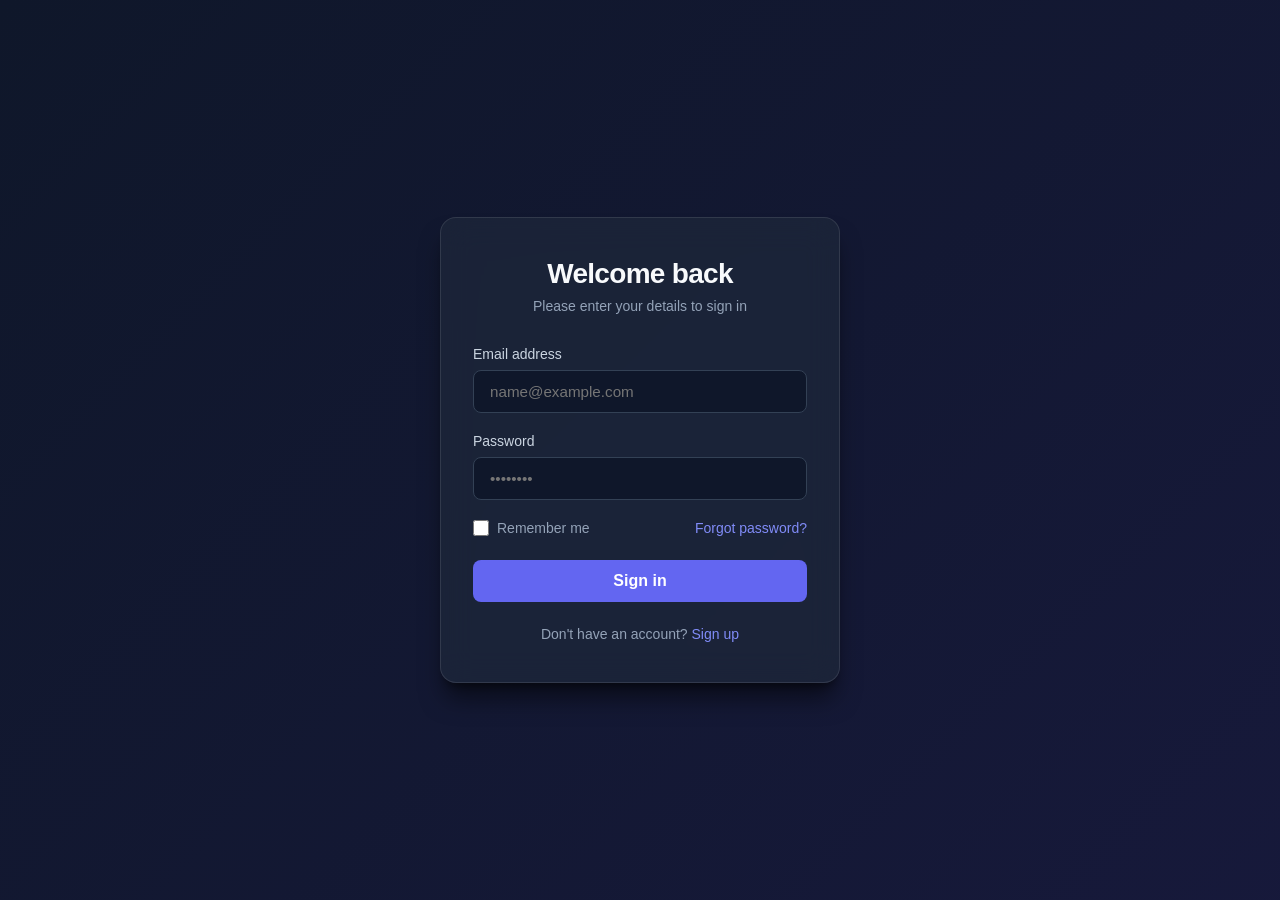
<file: index.html>
<!DOCTYPE html>
<html lang="en">
<head>
  <meta charset="UTF-8">
  <meta name="viewport" content="width=device-width, initial-scale=1.0">
  <title>Login - Modern Dashboard</title>
  <link rel="stylesheet" href="styles.css">
</head>
<body>

  <main class="login-card">
    <header class="login-header">
      <h1>Welcome back</h1>
      <p>Please enter your details to sign in</p>
    </header>

    <form action="#" method="POST">
      <div class="form-group">
        <label for="email">Email address</label>
        <input type="email" id="email" name="email" placeholder="name@example.com" required autocomplete="email">
      </div>

      <div class="form-group">
        <label for="password">Password</label>
        <input type="password" id="password" name="password" placeholder="••••••••" required autocomplete="current-password">
      </div>

      <div class="form-actions">
        <label class="remember-me">
          <input type="checkbox" name="remember">
          <span>Remember me</span>
        </label>
        <a href="#" class="forgot-password">Forgot password?</a>
      </div>

      <button type="submit" class="submit-btn">Sign in</button>
    </form>

    <footer class="login-footer">
      Don't have an account? <a href="#">Sign up</a>
    </footer>
  </main>

</body>
</html>
</file>
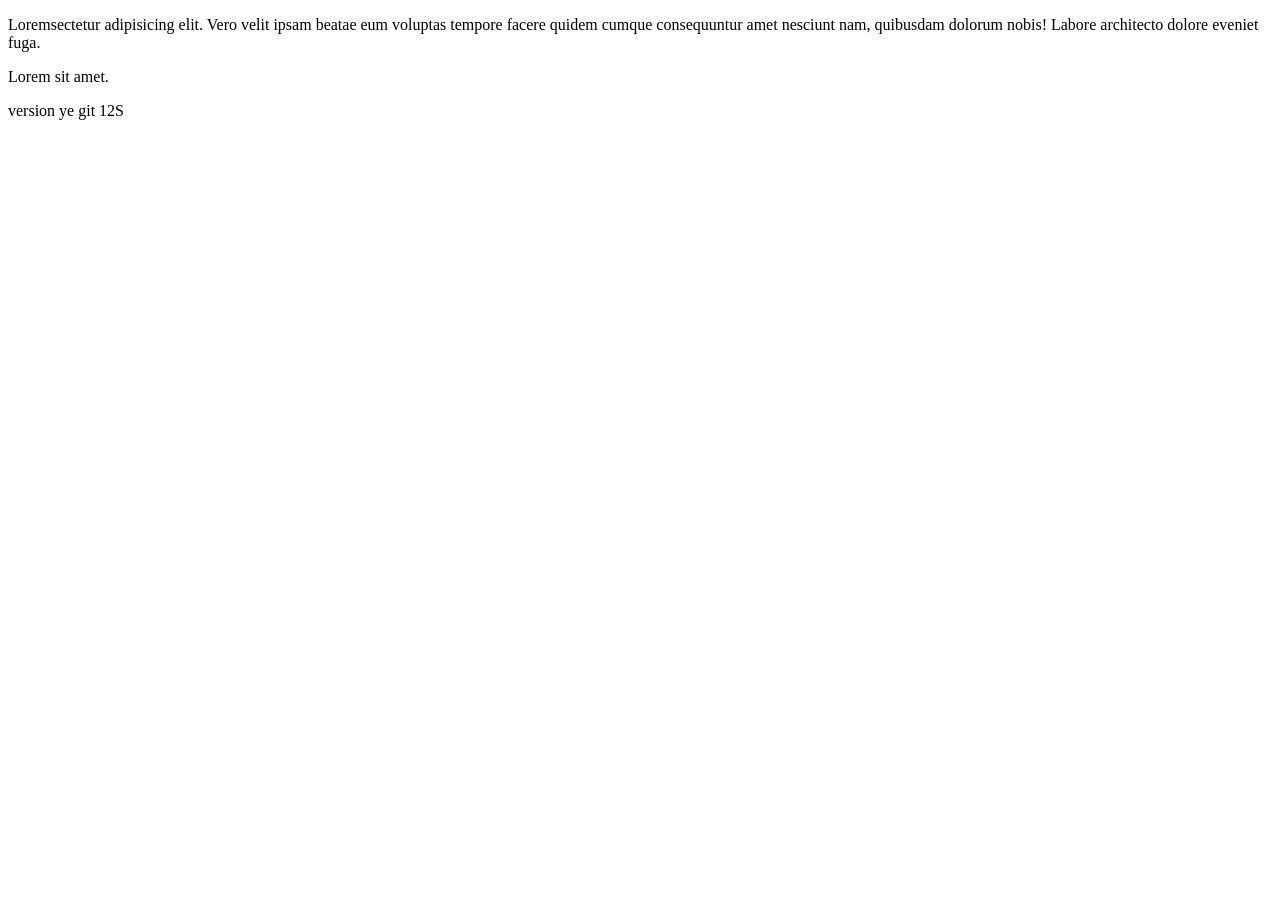
<file: change.html>
<!DOCTYPE html>
<html lang="en">
<head>
    <meta charset="UTF-8">
    <meta name="viewport" content="width=device-width, initial-scale=1.0">
    <title>Document</title>
</head>
<body>
    <p>Loremsectetur adipisicing elit. Vero velit ipsam beatae eum voluptas tempore facere quidem cumque consequuntur amet nesciunt nam, quibusdam dolorum nobis! Labore architecto dolore eveniet fuga.</p>
    <P>Lorem sit amet.</P>
    <P>version ye git 12S
    </P>
</body>
</html>
</file>
<file: styles.css>
* {
  box-sizing: border-box;
  margin: 0;
  padding: 0;
  font-family: -apple-system, BlinkMacSystemFont, "Segoe UI", Roboto, Helvetica, Arial, sans-serif;
}

body {
  min-height: 100vh;
  display: flex;
  align-items: center;
  justify-content: center;
  background: linear-gradient(135deg, #0f172a 0%, #1e1b4b 100%);
  background-size: 200% 200%;
  color: #f8fafc;
  padding: 20px;
  animation: background-shift 16s ease-in-out infinite alternate;
}

.login-card {
  width: 100%;
  max-width: 400px;
  background: rgba(30, 41, 59, 0.7);
  backdrop-filter: blur(16px);
  -webkit-backdrop-filter: blur(16px);
  border: 1px solid rgba(255, 255, 255, 0.1);
  border-radius: 16px;
  padding: 40px 32px;
  box-shadow: 0 20px 25px -5px rgba(0, 0, 0, 0.5), 0 8px 10px -6px rgba(0, 0, 0, 0.5);
  animation: card-enter 700ms cubic-bezier(0.2, 0.8, 0.2, 1) both;
  transition: box-shadow 250ms ease, transform 250ms ease;
}

.login-card:hover {
  transform: translateY(-3px);
  box-shadow: 0 24px 32px -8px rgba(0, 0, 0, 0.55), 0 10px 14px -8px rgba(0, 0, 0, 0.5);
}

.login-header {
  text-align: center;
  margin-bottom: 32px;
}

.login-header h1 {
  font-size: 1.75rem;
  font-weight: 700;
  letter-spacing: -0.025em;
  margin-bottom: 8px;
}

.login-header p {
  color: #94a3b8;
  font-size: 0.875rem;
}

.form-group {
  margin-bottom: 20px;
  animation: content-enter 500ms ease both;
}

.form-group:nth-child(1) {
  animation-delay: 180ms;
}

.form-group:nth-child(2) {
  animation-delay: 280ms;
}

.form-group label {
  display: block;
  font-size: 0.875rem;
  font-weight: 500;
  margin-bottom: 8px;
  color: #cbd5e1;
}

.form-group input {
  width: 100%;
  padding: 12px 16px;
  border-radius: 8px;
  border: 1px solid #334155;
  background-color: #0f172a;
  color: #f8fafc;
  font-size: 0.95rem;
  outline: none;
  transition: border-color 200ms ease, box-shadow 200ms ease, background-color 200ms ease;
}

.form-group input:focus {
  border-color: #6366f1;
  background-color: #111c33;
  box-shadow: 0 0 0 3px rgba(99, 102, 241, 0.25);
}

.form-actions {
  display: flex;
  align-items: center;
  justify-content: space-between;
  margin-bottom: 24px;
  font-size: 0.875rem;
  animation: content-enter 500ms 380ms ease both;
}

.remember-me {
  display: flex;
  align-items: center;
  gap: 8px;
  color: #94a3b8;
  cursor: pointer;
}

.remember-me input[type="checkbox"] {
  accent-color: #6366f1;
  width: 16px;
  height: 16px;
  cursor: pointer;
}

.forgot-password {
  color: #818cf8;
  text-decoration: none;
  transition: color 200ms ease, text-shadow 200ms ease;
}

.forgot-password:hover {
  color: #a5b4fc;
  text-shadow: 0 0 12px rgba(165, 180, 252, 0.45);
}

.submit-btn {
  width: 100%;
  padding: 12px;
  border: none;
  border-radius: 8px;
  background-color: #6366f1;
  color: #ffffff;
  font-size: 1rem;
  font-weight: 600;
  cursor: pointer;
  transition: background-color 200ms ease, transform 150ms ease, box-shadow 200ms ease;
  animation: content-enter 500ms 460ms ease both;
}

.submit-btn:hover {
  background-color: #4f46e5;
  box-shadow: 0 8px 20px rgba(99, 102, 241, 0.35);
  transform: translateY(-2px);
}

.submit-btn:active {
  transform: translateY(0) scale(0.98);
}

.login-footer {
  margin-top: 24px;
  text-align: center;
  font-size: 0.875rem;
  color: #94a3b8;
  animation: content-enter 500ms 540ms ease both;
}

.login-footer a {
  color: #818cf8;
  text-decoration: none;
  font-weight: 500;
}

.login-footer a:hover {
  text-decoration: underline;
}

@keyframes background-shift {
  from {
    background-position: 0% 50%;
  }
  to {
    background-position: 100% 50%;
  }
}

@keyframes card-enter {
  from {
    opacity: 0;
    transform: translateY(24px) scale(0.98);
  }
  to {
    opacity: 1;
    transform: translateY(0) scale(1);
  }
}

@keyframes content-enter {
  from {
    opacity: 0;
    transform: translateY(10px);
  }
  to {
    opacity: 1;
    transform: translateY(0);
  }
}

@media (prefers-reduced-motion: reduce) {
  *,
  *::before,
  *::after {
    animation-duration: 0.01ms !important;
    animation-iteration-count: 1 !important;
    scroll-behavior: auto !important;
    transition-duration: 0.01ms !important;
  }
}
</file>
